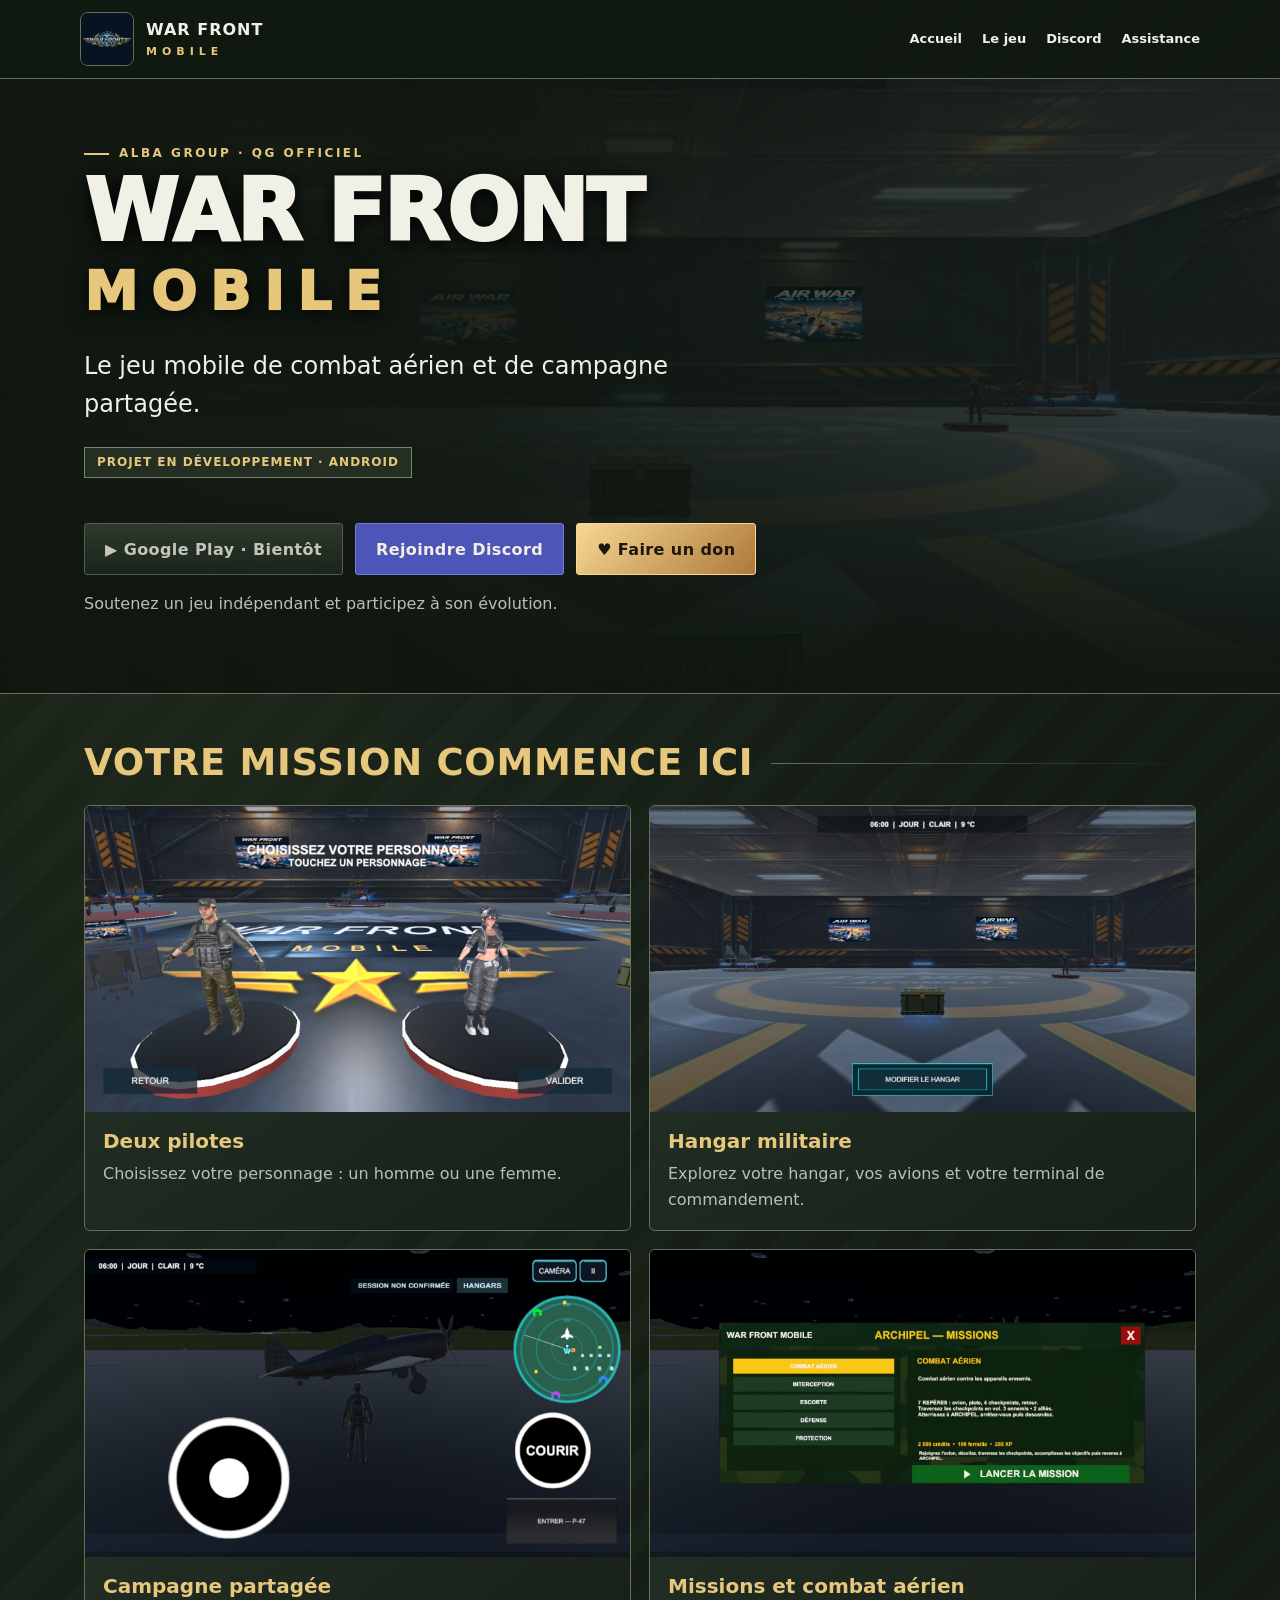
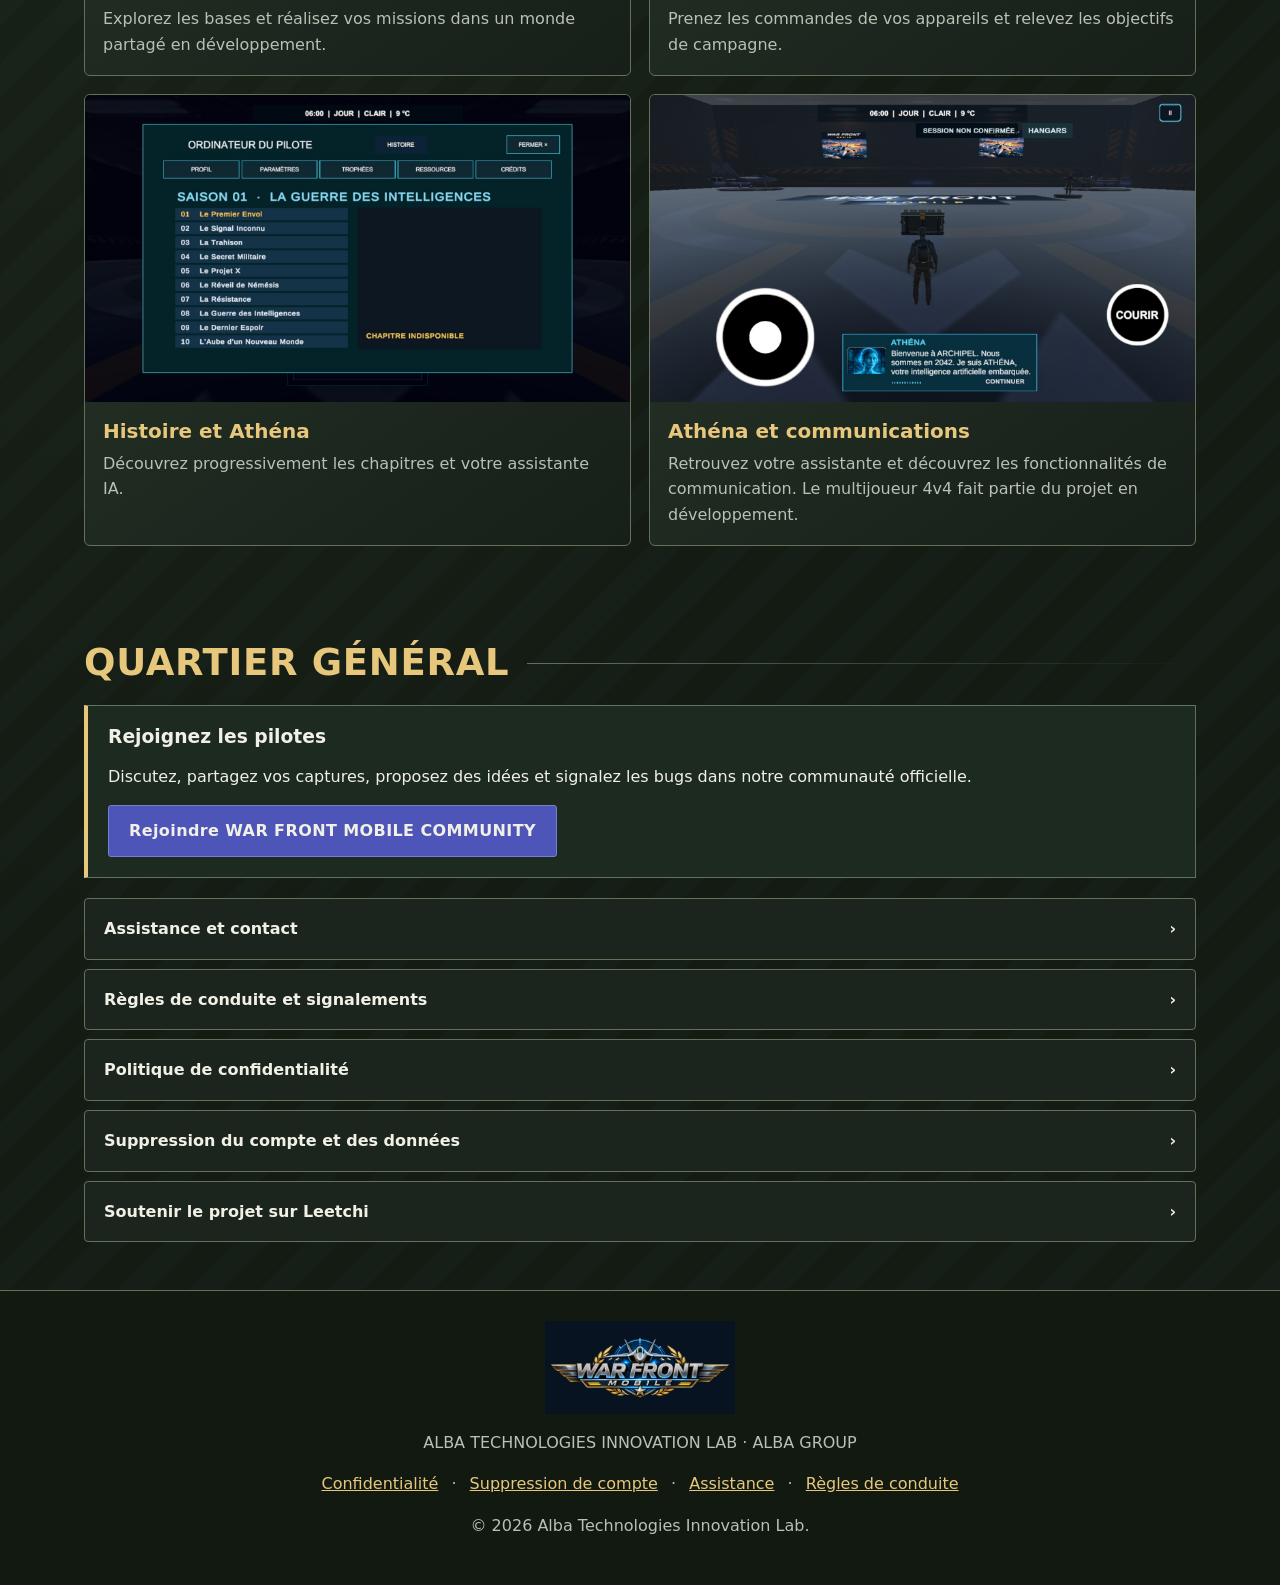
<file: index.html>
<!doctype html><html lang="fr"><head><meta charset="utf-8"><meta name="viewport" content="width=device-width,initial-scale=1"><meta name="description" content="Jeu Android de combat aérien et de campagne partagée. Rejoignez la communauté WAR FRONT MOBILE."><meta name="theme-color" content="#111911"><title>Site officiel | WAR FRONT MOBILE</title><link rel="icon" href="assets/logo.png"><link rel="stylesheet" href="style.css"></head><body><header><div class="nav"><a class="brand" href="index.html"><img src="assets/logo.png" alt=""><span>WAR FRONT<small>MOBILE</small></span></a><button class="menu btn" type="button" aria-label="Ouvrir le menu" aria-expanded="false" aria-controls="navigation">☰</button><nav id="navigation"><a href="index.html">Accueil</a><a href="index.html#jeu">Le jeu</a><a href="https://discord.gg/5fdsJhzPr">Discord</a><a href="assistance.html">Assistance</a></nav></div></header><main><section class="hero"><div class="hero-inner"><div class="eyebrow">ALBA GROUP · QG OFFICIEL</div><h1>WAR FRONT <span>MOBILE</span></h1><p class="lead">Le jeu mobile de combat aérien et de campagne partagée.</p><div class="status">PROJET EN DÉVELOPPEMENT · ANDROID</div><div class="actions"><span class="btn disabled" aria-disabled="true">▶ Google Play · Bientôt</span><a class="btn discord" href="https://discord.gg/5fdsJhzPr">Rejoindre Discord</a><a class="btn gold" href="https://www.leetchi.com/c/createursia-memes-droits-memes-protections-2096579?utm_source=native&amp;utm_medium=social_sharing&amp;utm_campaign=pot&amp;u=ad439983-7a28-4d28-8745-019f2b9d7f7c">♥ Faire un don</a></div><p class="muted">Soutenez un jeu indépendant et participez à son évolution.</p></div></section><section class="wrap" id="jeu"><div class="section-head"><h2>Votre mission commence ici</h2></div><div class="grid"><article class="feature"><img src="assets/personnages.jpg" alt="Capture du jeu : Deux pilotes" loading="lazy"><div class="body"><h3>Deux pilotes</h3><p>Choisissez votre personnage : un homme ou une femme.</p></div></article><article class="feature"><img src="assets/hangar.jpg" alt="Capture du jeu : Hangar militaire" loading="lazy"><div class="body"><h3>Hangar militaire</h3><p>Explorez votre hangar, vos avions et votre terminal de commandement.</p></div></article><article class="feature"><img src="assets/campagne.jpg" alt="Capture du jeu : Campagne partagée" loading="lazy"><div class="body"><h3>Campagne partagée</h3><p>Explorez les bases et réalisez vos missions dans un monde partagé en développement.</p></div></article><article class="feature"><img src="assets/missions.jpg" alt="Capture du jeu : Missions et combat aérien" loading="lazy"><div class="body"><h3>Missions et combat aérien</h3><p>Prenez les commandes de vos appareils et relevez les objectifs de campagne.</p></div></article><article class="feature"><img src="assets/histoire.jpg" alt="Capture du jeu : Histoire et Athéna" loading="lazy"><div class="body"><h3>Histoire et Athéna</h3><p>Découvrez progressivement les chapitres et votre assistante IA.</p></div></article><article class="feature"><img src="assets/athena.jpg" alt="Capture du jeu : Athéna" loading="lazy"><div class="body"><h3>Athéna et communications</h3><p>Retrouvez votre assistante et découvrez les fonctionnalités de communication. Le multijoueur 4v4 fait partie du projet en développement.</p></div></article></div></section><section class="wrap"><div class="section-head"><h2>Quartier général</h2></div><div class="callout"><h3>Rejoignez les pilotes</h3><p>Discutez, partagez vos captures, proposez des idées et signalez les bugs dans notre communauté officielle.</p><a class="btn discord" href="https://discord.gg/5fdsJhzPr">Rejoindre WAR FRONT MOBILE COMMUNITY</a></div><div class="links"><a href="assistance.html">Assistance et contact <span>›</span></a><a href="reglement.html">Règles de conduite et signalements <span>›</span></a><a href="confidentialite.html">Politique de confidentialité <span>›</span></a><a href="suppression-compte.html">Suppression du compte et des données <span>›</span></a><a href="https://www.leetchi.com/c/createursia-memes-droits-memes-protections-2096579?utm_source=native&amp;utm_medium=social_sharing&amp;utm_campaign=pot&amp;u=ad439983-7a28-4d28-8745-019f2b9d7f7c">Soutenir le projet sur Leetchi <span>›</span></a></div></section></main><footer><img src="assets/embleme.png" alt="WAR FRONT MOBILE"><p>ALBA TECHNOLOGIES INNOVATION LAB · ALBA GROUP</p><p><a href="confidentialite.html">Confidentialité</a> · <a href="suppression-compte.html">Suppression de compte</a> · <a href="assistance.html">Assistance</a> · <a href="reglement.html">Règles de conduite</a></p><p>© 2026 Alba Technologies Innovation Lab.</p></footer><script>const m=document.querySelector('.menu'),n=document.querySelector('nav');m.addEventListener('click',()=>{const v=n.classList.toggle('open');m.setAttribute('aria-expanded',v)});n.querySelectorAll('a').forEach(a=>a.addEventListener('click',()=>{n.classList.remove('open');m.setAttribute('aria-expanded','false')}));</script></body></html>
</file>
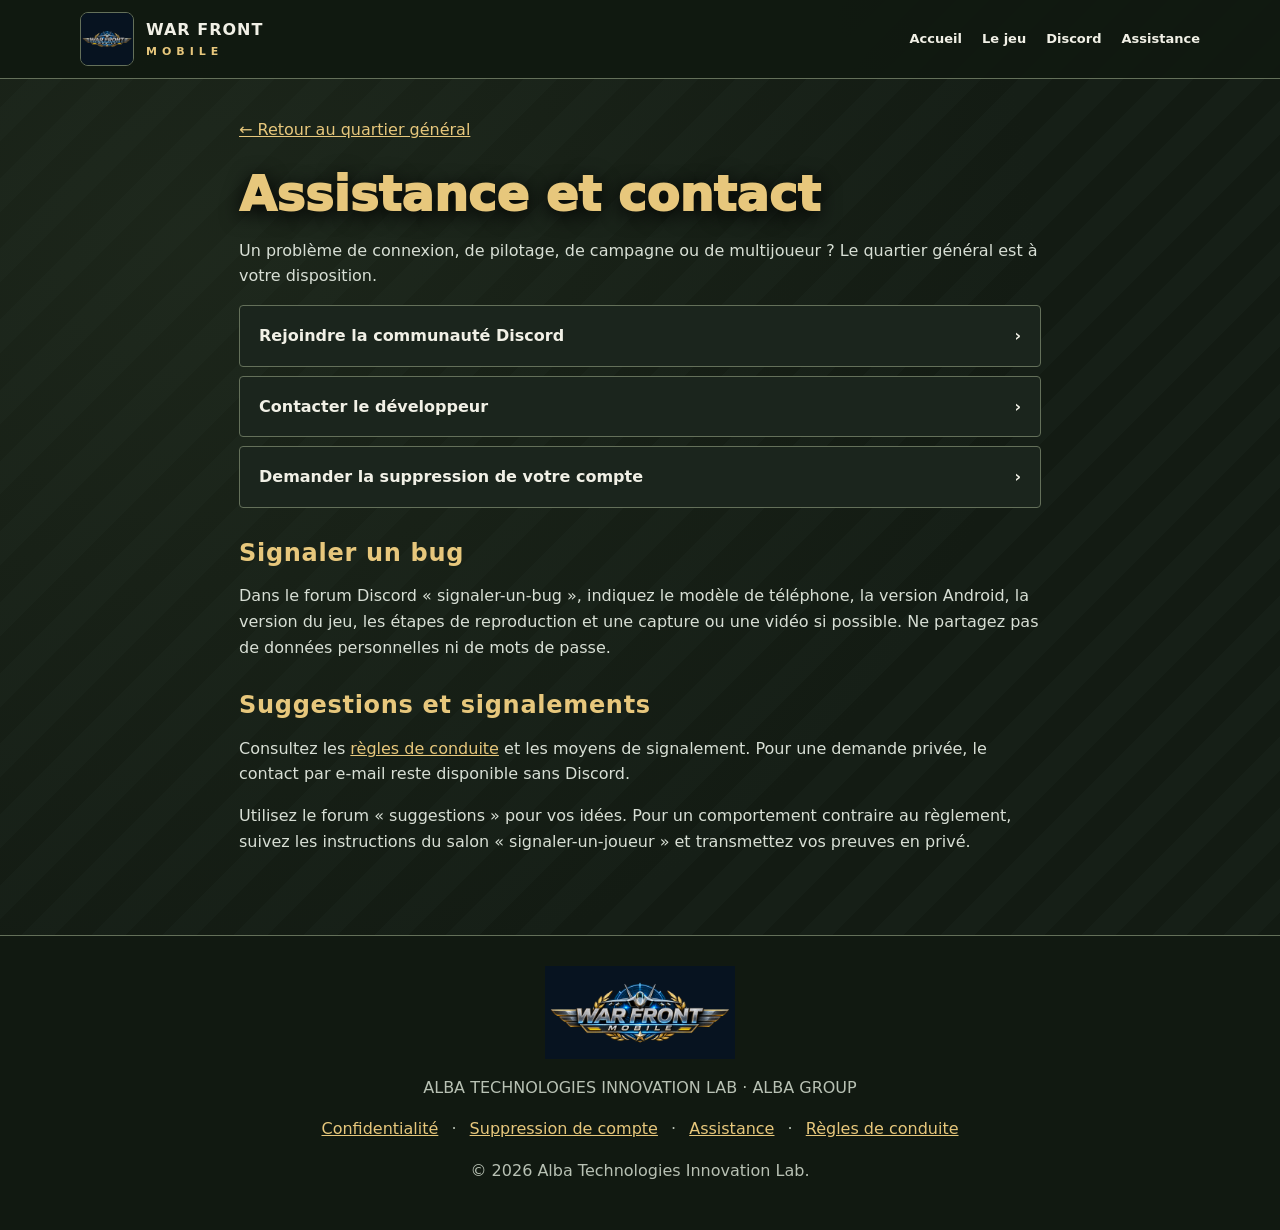
<file: assistance.html>
<!doctype html><html lang="fr"><head><meta charset="utf-8"><meta name="viewport" content="width=device-width,initial-scale=1"><meta name="description" content="Assistance et contact – WAR FRONT MOBILE"><meta name="theme-color" content="#111911"><title>Assistance et contact | WAR FRONT MOBILE</title><link rel="icon" href="assets/logo.png"><link rel="stylesheet" href="style.css"></head><body><header><div class="nav"><a class="brand" href="index.html"><img src="assets/logo.png" alt=""><span>WAR FRONT<small>MOBILE</small></span></a><button class="menu btn" type="button" aria-label="Ouvrir le menu" aria-expanded="false" aria-controls="navigation">☰</button><nav id="navigation"><a href="index.html">Accueil</a><a href="index.html#jeu">Le jeu</a><a href="https://discord.gg/5fdsJhzPr">Discord</a><a href="assistance.html">Assistance</a></nav></div></header><main class="legal"><a class="back" href="index.html">← Retour au quartier général</a><h1>Assistance et contact</h1><p>Un problème de connexion, de pilotage, de campagne ou de multijoueur ? Le quartier général est à votre disposition.</p><div class="links"><a href="https://discord.gg/5fdsJhzPr">Rejoindre la communauté Discord <span>›</span></a><a href="mailto:alba.group.dev@gmail.com">Contacter le développeur <span>›</span></a><a href="suppression-compte.html">Demander la suppression de votre compte <span>›</span></a></div><h2>Signaler un bug</h2><p>Dans le forum Discord « signaler-un-bug », indiquez le modèle de téléphone, la version Android, la version du jeu, les étapes de reproduction et une capture ou une vidéo si possible. Ne partagez pas de données personnelles ni de mots de passe.</p><h2>Suggestions et signalements</h2><p>Consultez les <a href="reglement.html">règles de conduite</a> et les moyens de signalement. Pour une demande privée, le contact par e-mail reste disponible sans Discord.</p><p>Utilisez le forum « suggestions » pour vos idées. Pour un comportement contraire au règlement, suivez les instructions du salon « signaler-un-joueur » et transmettez vos preuves en privé.</p></main><footer><img src="assets/embleme.png" alt="WAR FRONT MOBILE"><p>ALBA TECHNOLOGIES INNOVATION LAB · ALBA GROUP</p><p><a href="confidentialite.html">Confidentialité</a> · <a href="suppression-compte.html">Suppression de compte</a> · <a href="assistance.html">Assistance</a> · <a href="reglement.html">Règles de conduite</a></p><p>© 2026 Alba Technologies Innovation Lab.</p></footer><script>const m=document.querySelector('.menu'),n=document.querySelector('nav');m.addEventListener('click',()=>{const v=n.classList.toggle('open');m.setAttribute('aria-expanded',v)});n.querySelectorAll('a').forEach(a=>a.addEventListener('click',()=>{n.classList.remove('open');m.setAttribute('aria-expanded','false')}));</script></body></html>
</file>
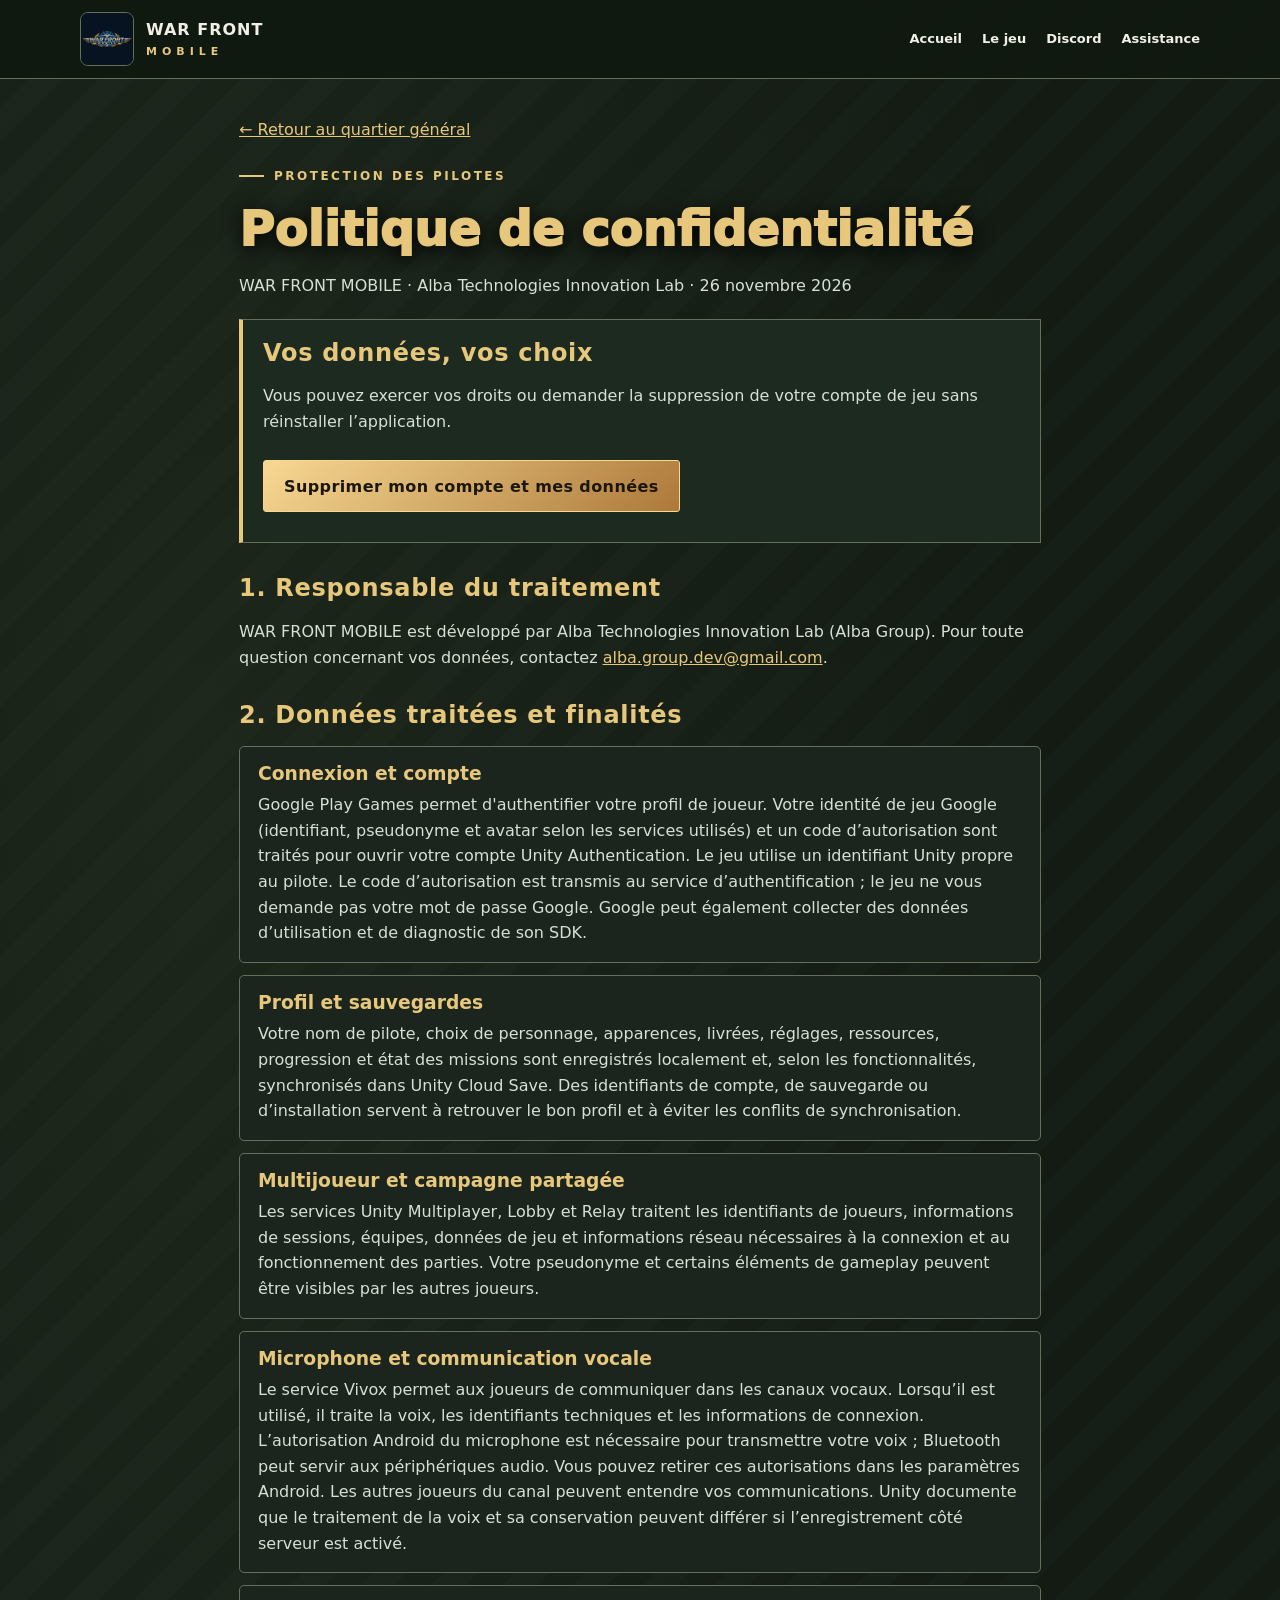
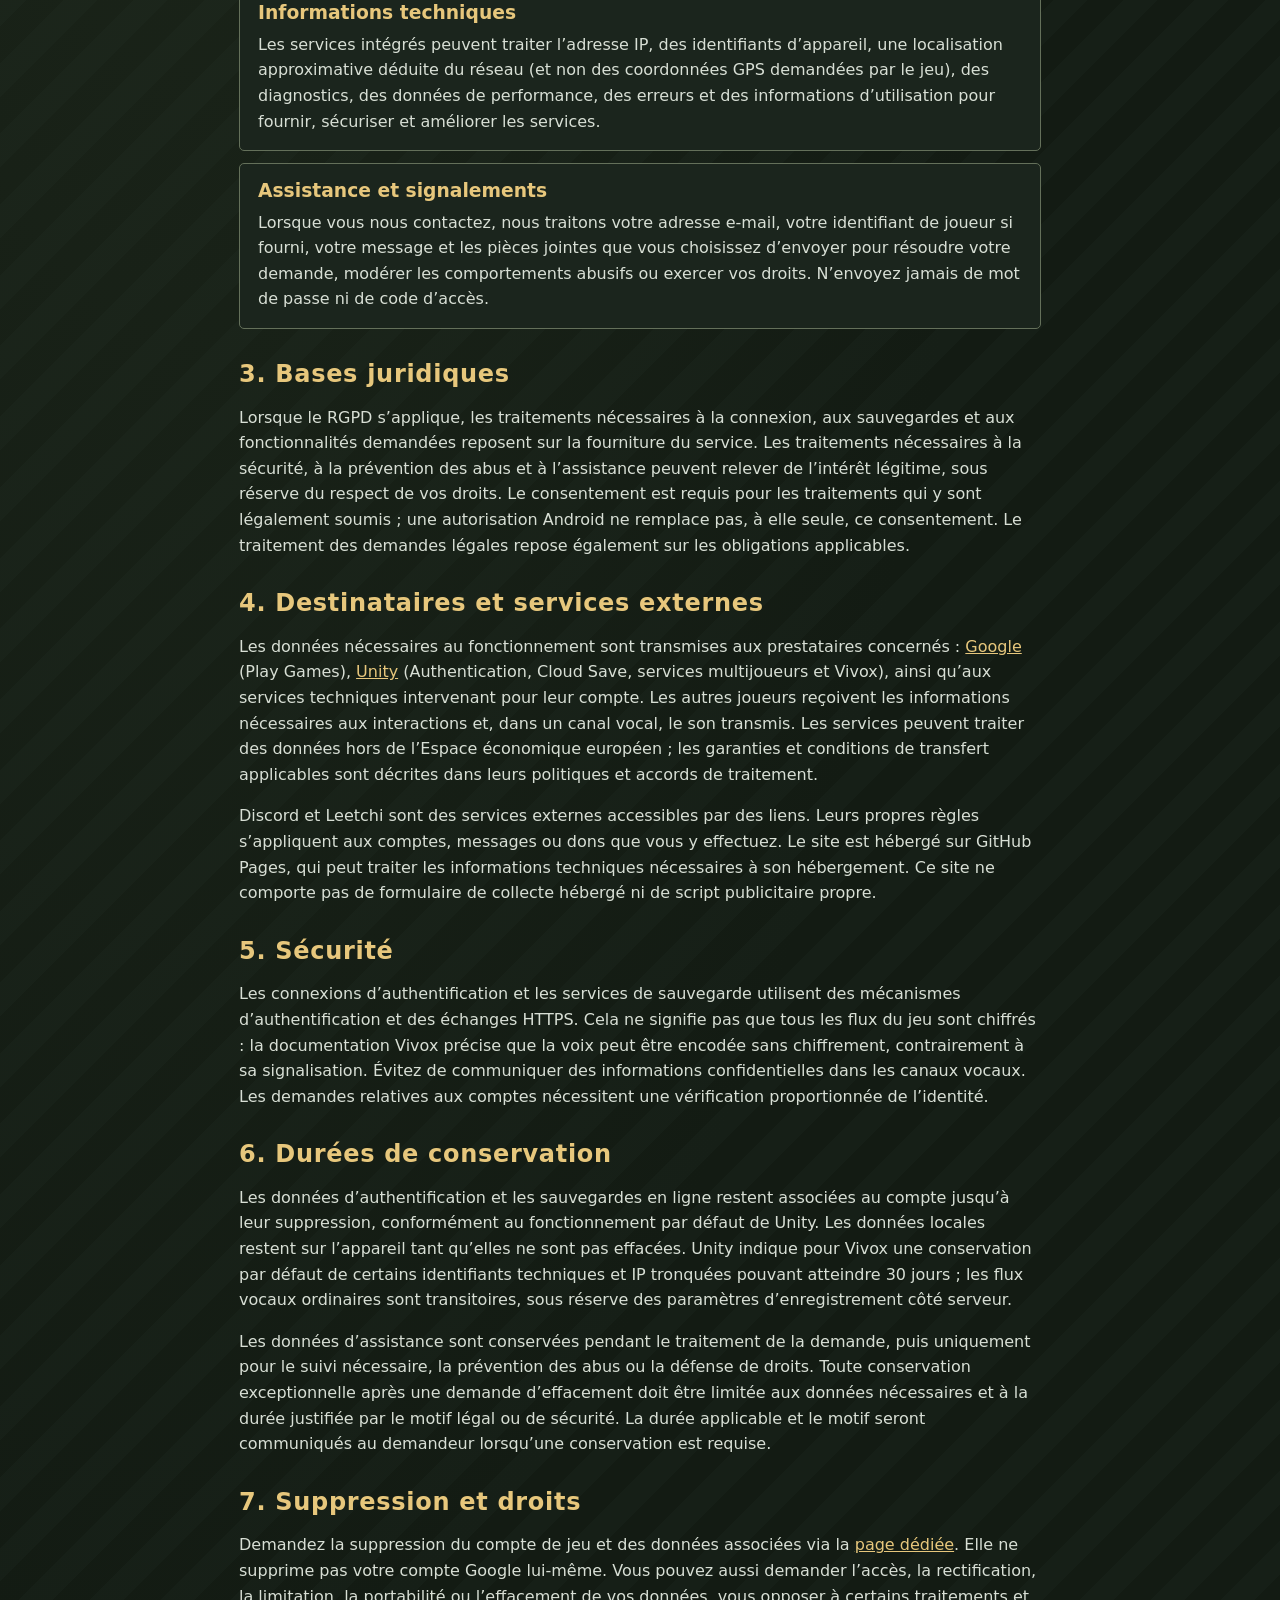
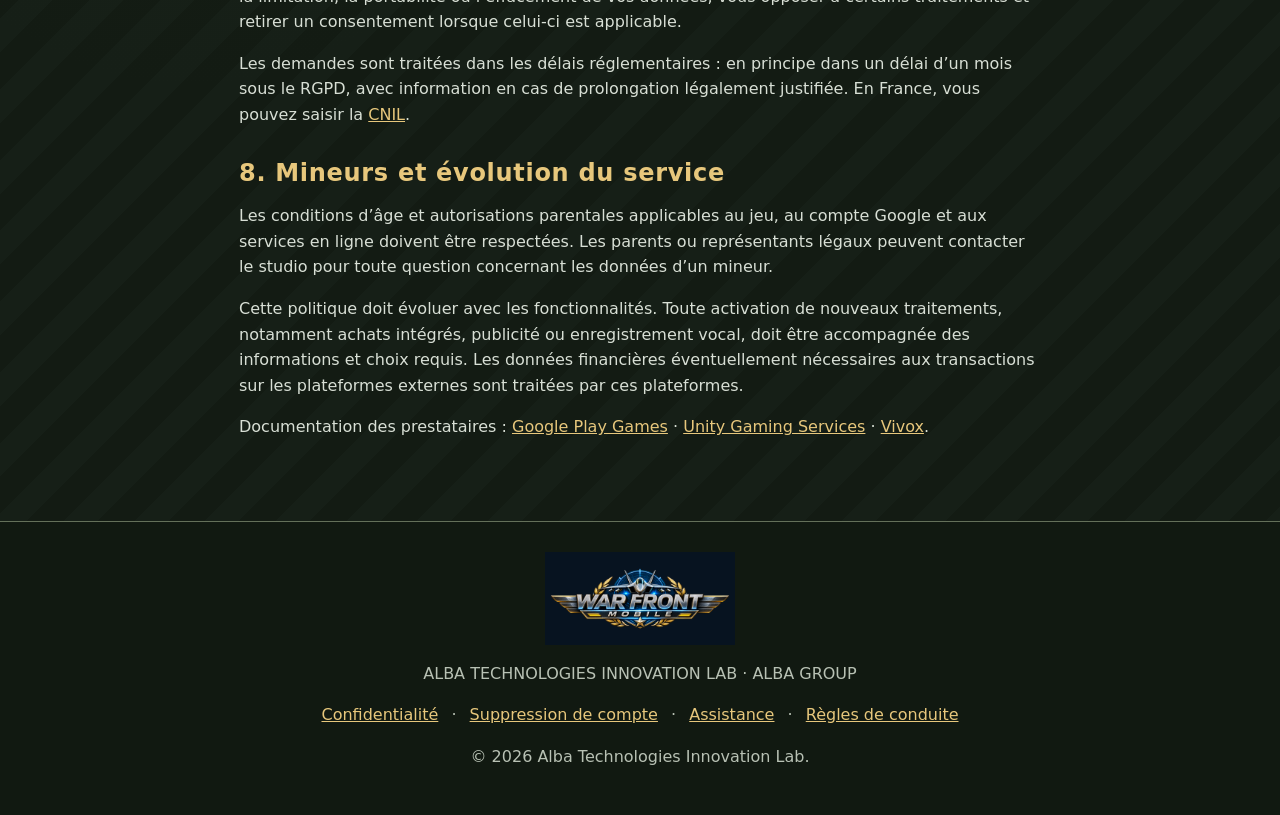
<file: confidentialite.html>
<!doctype html><html lang="fr"><head><meta charset="utf-8"><meta name="viewport" content="width=device-width,initial-scale=1"><meta name="description" content="Politique de confidentialité – WAR FRONT MOBILE"><meta name="theme-color" content="#111911"><title>Politique de confidentialité | WAR FRONT MOBILE</title><link rel="icon" href="assets/logo.png"><link rel="stylesheet" href="style.css"></head><body><header><div class="nav"><a class="brand" href="index.html"><img src="assets/logo.png" alt=""><span>WAR FRONT<small>MOBILE</small></span></a><button class="menu btn" type="button" aria-label="Ouvrir le menu" aria-expanded="false" aria-controls="navigation">☰</button><nav id="navigation"><a href="index.html">Accueil</a><a href="index.html#jeu">Le jeu</a><a href="https://discord.gg/5fdsJhzPr">Discord</a><a href="assistance.html">Assistance</a></nav></div></header><main class="legal"><a class="back" href="index.html">← Retour au quartier général</a><div class="eyebrow">Protection des pilotes</div><h1>Politique de confidentialité</h1><p class="muted">WAR FRONT MOBILE · Alba Technologies Innovation Lab · 26 novembre 2026</p><div class="callout"><h2>Vos données, vos choix</h2><p>Vous pouvez exercer vos droits ou demander la suppression de votre compte de jeu sans réinstaller l’application.</p><a class="btn gold" href="suppression-compte.html">Supprimer mon compte et mes données</a></div><h2>1. Responsable du traitement</h2><p>WAR FRONT MOBILE est développé par Alba Technologies Innovation Lab (Alba Group). Pour toute question concernant vos données, contactez <a href="mailto:alba.group.dev@gmail.com">alba.group.dev@gmail.com</a>.</p><h2>2. Données traitées et finalités</h2><div class="data-list"><article><h3>Connexion et compte</h3><p>Google Play Games permet d'authentifier votre profil de joueur. Votre identité de jeu Google (identifiant, pseudonyme et avatar selon les services utilisés) et un code d’autorisation sont traités pour ouvrir votre compte Unity Authentication. Le jeu utilise un identifiant Unity propre au pilote. Le code d’autorisation est transmis au service d’authentification ; le jeu ne vous demande pas votre mot de passe Google. Google peut également collecter des données d’utilisation et de diagnostic de son SDK.</p></article><article><h3>Profil et sauvegardes</h3><p>Votre nom de pilote, choix de personnage, apparences, livrées, réglages, ressources, progression et état des missions sont enregistrés localement et, selon les fonctionnalités, synchronisés dans Unity Cloud Save. Des identifiants de compte, de sauvegarde ou d’installation servent à retrouver le bon profil et à éviter les conflits de synchronisation.</p></article><article><h3>Multijoueur et campagne partagée</h3><p>Les services Unity Multiplayer, Lobby et Relay traitent les identifiants de joueurs, informations de sessions, équipes, données de jeu et informations réseau nécessaires à la connexion et au fonctionnement des parties. Votre pseudonyme et certains éléments de gameplay peuvent être visibles par les autres joueurs.</p></article><article><h3>Microphone et communication vocale</h3><p>Le service Vivox permet aux joueurs de communiquer dans les canaux vocaux. Lorsqu’il est utilisé, il traite la voix, les identifiants techniques et les informations de connexion. L’autorisation Android du microphone est nécessaire pour transmettre votre voix ; Bluetooth peut servir aux périphériques audio. Vous pouvez retirer ces autorisations dans les paramètres Android. Les autres joueurs du canal peuvent entendre vos communications. Unity documente que le traitement de la voix et sa conservation peuvent différer si l’enregistrement côté serveur est activé.</p></article><article><h3>Informations techniques</h3><p>Les services intégrés peuvent traiter l’adresse IP, des identifiants d’appareil, une localisation approximative déduite du réseau (et non des coordonnées GPS demandées par le jeu), des diagnostics, des données de performance, des erreurs et des informations d’utilisation pour fournir, sécuriser et améliorer les services.</p></article><article><h3>Assistance et signalements</h3><p>Lorsque vous nous contactez, nous traitons votre adresse e-mail, votre identifiant de joueur si fourni, votre message et les pièces jointes que vous choisissez d’envoyer pour résoudre votre demande, modérer les comportements abusifs ou exercer vos droits. N’envoyez jamais de mot de passe ni de code d’accès.</p></article></div><h2>3. Bases juridiques</h2><p>Lorsque le RGPD s’applique, les traitements nécessaires à la connexion, aux sauvegardes et aux fonctionnalités demandées reposent sur la fourniture du service. Les traitements nécessaires à la sécurité, à la prévention des abus et à l’assistance peuvent relever de l’intérêt légitime, sous réserve du respect de vos droits. Le consentement est requis pour les traitements qui y sont légalement soumis ; une autorisation Android ne remplace pas, à elle seule, ce consentement. Le traitement des demandes légales repose également sur les obligations applicables.</p><h2>4. Destinataires et services externes</h2><p>Les données nécessaires au fonctionnement sont transmises aux prestataires concernés : <a href="https://policies.google.com/privacy?hl=fr">Google</a> (Play Games), <a href="https://unity.com/legal/privacy-policy">Unity</a> (Authentication, Cloud Save, services multijoueurs et Vivox), ainsi qu’aux services techniques intervenant pour leur compte. Les autres joueurs reçoivent les informations nécessaires aux interactions et, dans un canal vocal, le son transmis. Les services peuvent traiter des données hors de l’Espace économique européen ; les garanties et conditions de transfert applicables sont décrites dans leurs politiques et accords de traitement.</p><p>Discord et Leetchi sont des services externes accessibles par des liens. Leurs propres règles s’appliquent aux comptes, messages ou dons que vous y effectuez. Le site est hébergé sur GitHub Pages, qui peut traiter les informations techniques nécessaires à son hébergement. Ce site ne comporte pas de formulaire de collecte hébergé ni de script publicitaire propre.</p><h2>5. Sécurité</h2><p>Les connexions d’authentification et les services de sauvegarde utilisent des mécanismes d’authentification et des échanges HTTPS. Cela ne signifie pas que tous les flux du jeu sont chiffrés : la documentation Vivox précise que la voix peut être encodée sans chiffrement, contrairement à sa signalisation. Évitez de communiquer des informations confidentielles dans les canaux vocaux. Les demandes relatives aux comptes nécessitent une vérification proportionnée de l’identité.</p><h2>6. Durées de conservation</h2><p>Les données d’authentification et les sauvegardes en ligne restent associées au compte jusqu’à leur suppression, conformément au fonctionnement par défaut de Unity. Les données locales restent sur l’appareil tant qu’elles ne sont pas effacées. Unity indique pour Vivox une conservation par défaut de certains identifiants techniques et IP tronquées pouvant atteindre 30 jours ; les flux vocaux ordinaires sont transitoires, sous réserve des paramètres d’enregistrement côté serveur.</p><p>Les données d’assistance sont conservées pendant le traitement de la demande, puis uniquement pour le suivi nécessaire, la prévention des abus ou la défense de droits. Toute conservation exceptionnelle après une demande d’effacement doit être limitée aux données nécessaires et à la durée justifiée par le motif légal ou de sécurité. La durée applicable et le motif seront communiqués au demandeur lorsqu’une conservation est requise.</p><h2>7. Suppression et droits</h2><p>Demandez la suppression du compte de jeu et des données associées via la <a href="suppression-compte.html">page dédiée</a>. Elle ne supprime pas votre compte Google lui-même. Vous pouvez aussi demander l’accès, la rectification, la limitation, la portabilité ou l’effacement de vos données, vous opposer à certains traitements et retirer un consentement lorsque celui-ci est applicable.</p><p>Les demandes sont traitées dans les délais réglementaires : en principe dans un délai d’un mois sous le RGPD, avec information en cas de prolongation légalement justifiée. En France, vous pouvez saisir la <a href="https://www.cnil.fr/">CNIL</a>.</p><h2>8. Mineurs et évolution du service</h2><p>Les conditions d’âge et autorisations parentales applicables au jeu, au compte Google et aux services en ligne doivent être respectées. Les parents ou représentants légaux peuvent contacter le studio pour toute question concernant les données d’un mineur.</p><p>Cette politique doit évoluer avec les fonctionnalités. Toute activation de nouveaux traitements, notamment achats intégrés, publicité ou enregistrement vocal, doit être accompagnée des informations et choix requis. Les données financières éventuellement nécessaires aux transactions sur les plateformes externes sont traitées par ces plateformes.</p><p class="muted">Documentation des prestataires : <a href="https://developer.android.com/games/pgs/data-collection">Google Play Games</a> · <a href="https://docs.unity.com/en-us/services/data-safety-requirements">Unity Gaming Services</a> · <a href="https://docs.unity.com/en-us/vivox/privacy/privacy-overview">Vivox</a>.</p></main><footer><img src="assets/embleme.png" alt="WAR FRONT MOBILE"><p>ALBA TECHNOLOGIES INNOVATION LAB · ALBA GROUP</p><p><a href="confidentialite.html">Confidentialité</a> · <a href="suppression-compte.html">Suppression de compte</a> · <a href="assistance.html">Assistance</a> · <a href="reglement.html">Règles de conduite</a></p><p>© 2026 Alba Technologies Innovation Lab.</p></footer><script>const m=document.querySelector('.menu'),n=document.querySelector('nav');m.addEventListener('click',()=>{const v=n.classList.toggle('open');m.setAttribute('aria-expanded',v)});n.querySelectorAll('a').forEach(a=>a.addEventListener('click',()=>{n.classList.remove('open');m.setAttribute('aria-expanded','false')}));</script></body></html>
</file>
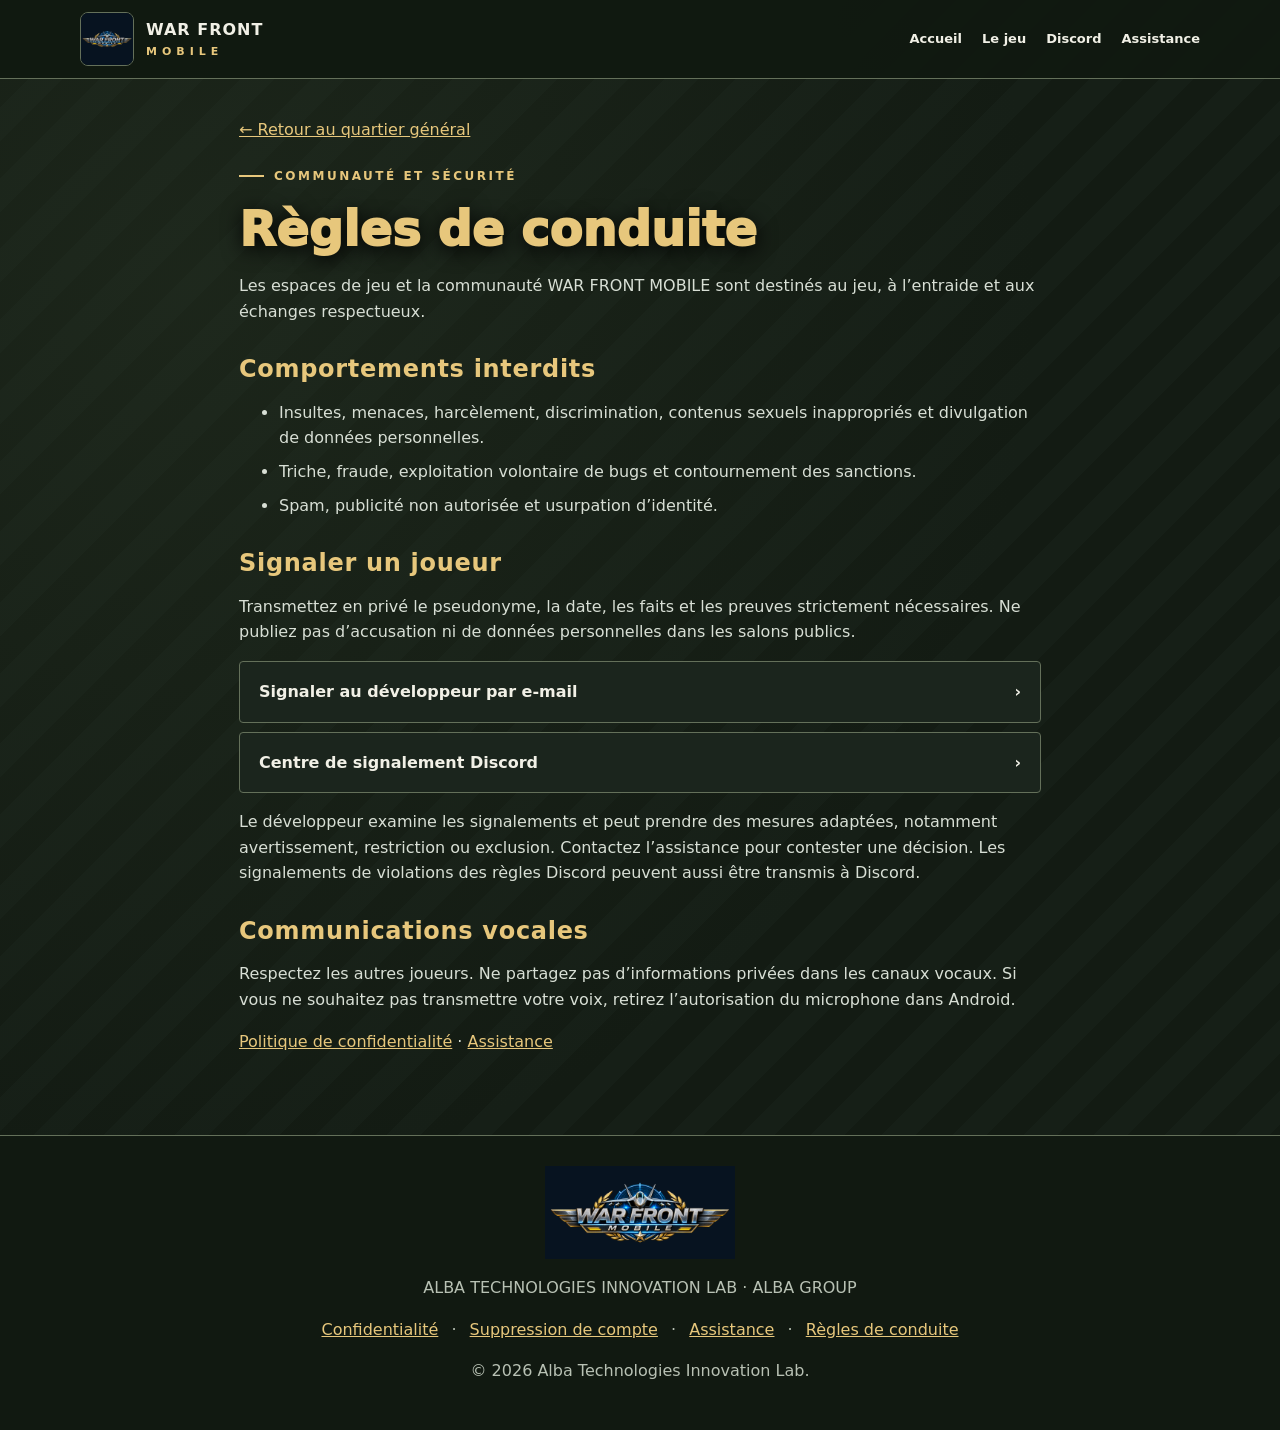
<file: reglement.html>
<!doctype html><html lang="fr"><head><meta charset="utf-8"><meta name="viewport" content="width=device-width,initial-scale=1"><meta name="description" content="Règles de conduite – WAR FRONT MOBILE"><meta name="theme-color" content="#111911"><title>Règles de conduite | WAR FRONT MOBILE</title><link rel="icon" href="assets/logo.png"><link rel="stylesheet" href="style.css"></head><body><header><div class="nav"><a class="brand" href="index.html"><img src="assets/logo.png" alt=""><span>WAR FRONT<small>MOBILE</small></span></a><button class="menu btn" type="button" aria-label="Ouvrir le menu" aria-expanded="false" aria-controls="navigation">☰</button><nav id="navigation"><a href="index.html">Accueil</a><a href="index.html#jeu">Le jeu</a><a href="https://discord.gg/5fdsJhzPr">Discord</a><a href="assistance.html">Assistance</a></nav></div></header><main class="legal"><a class="back" href="index.html">← Retour au quartier général</a><div class="eyebrow">Communauté et sécurité</div><h1>Règles de conduite</h1><p>Les espaces de jeu et la communauté WAR FRONT MOBILE sont destinés au jeu, à l’entraide et aux échanges respectueux.</p><h2>Comportements interdits</h2><ul><li>Insultes, menaces, harcèlement, discrimination, contenus sexuels inappropriés et divulgation de données personnelles.</li><li>Triche, fraude, exploitation volontaire de bugs et contournement des sanctions.</li><li>Spam, publicité non autorisée et usurpation d’identité.</li></ul><h2>Signaler un joueur</h2><p>Transmettez en privé le pseudonyme, la date, les faits et les preuves strictement nécessaires. Ne publiez pas d’accusation ni de données personnelles dans les salons publics.</p><div class="links"><a href="mailto:alba.group.dev@gmail.com?subject=Signalement%20joueur%20WAR%20FRONT%20MOBILE">Signaler au développeur par e-mail <span>›</span></a><a href="https://discord.gg/5fdsJhzPr">Centre de signalement Discord <span>›</span></a></div><p>Le développeur examine les signalements et peut prendre des mesures adaptées, notamment avertissement, restriction ou exclusion. Contactez l’assistance pour contester une décision. Les signalements de violations des règles Discord peuvent aussi être transmis à Discord.</p><h2>Communications vocales</h2><p>Respectez les autres joueurs. Ne partagez pas d’informations privées dans les canaux vocaux. Si vous ne souhaitez pas transmettre votre voix, retirez l’autorisation du microphone dans Android.</p><p><a href="confidentialite.html">Politique de confidentialité</a> · <a href="assistance.html">Assistance</a></p></main><footer><img src="assets/embleme.png" alt="WAR FRONT MOBILE"><p>ALBA TECHNOLOGIES INNOVATION LAB · ALBA GROUP</p><p><a href="confidentialite.html">Confidentialité</a> · <a href="suppression-compte.html">Suppression de compte</a> · <a href="assistance.html">Assistance</a> · <a href="reglement.html">Règles de conduite</a></p><p>© 2026 Alba Technologies Innovation Lab.</p></footer><script>const m=document.querySelector('.menu'),n=document.querySelector('nav');m.addEventListener('click',()=>{const v=n.classList.toggle('open');m.setAttribute('aria-expanded',v)});n.querySelectorAll('a').forEach(a=>a.addEventListener('click',()=>{n.classList.remove('open');m.setAttribute('aria-expanded','false')}));</script></body></html>
</file>
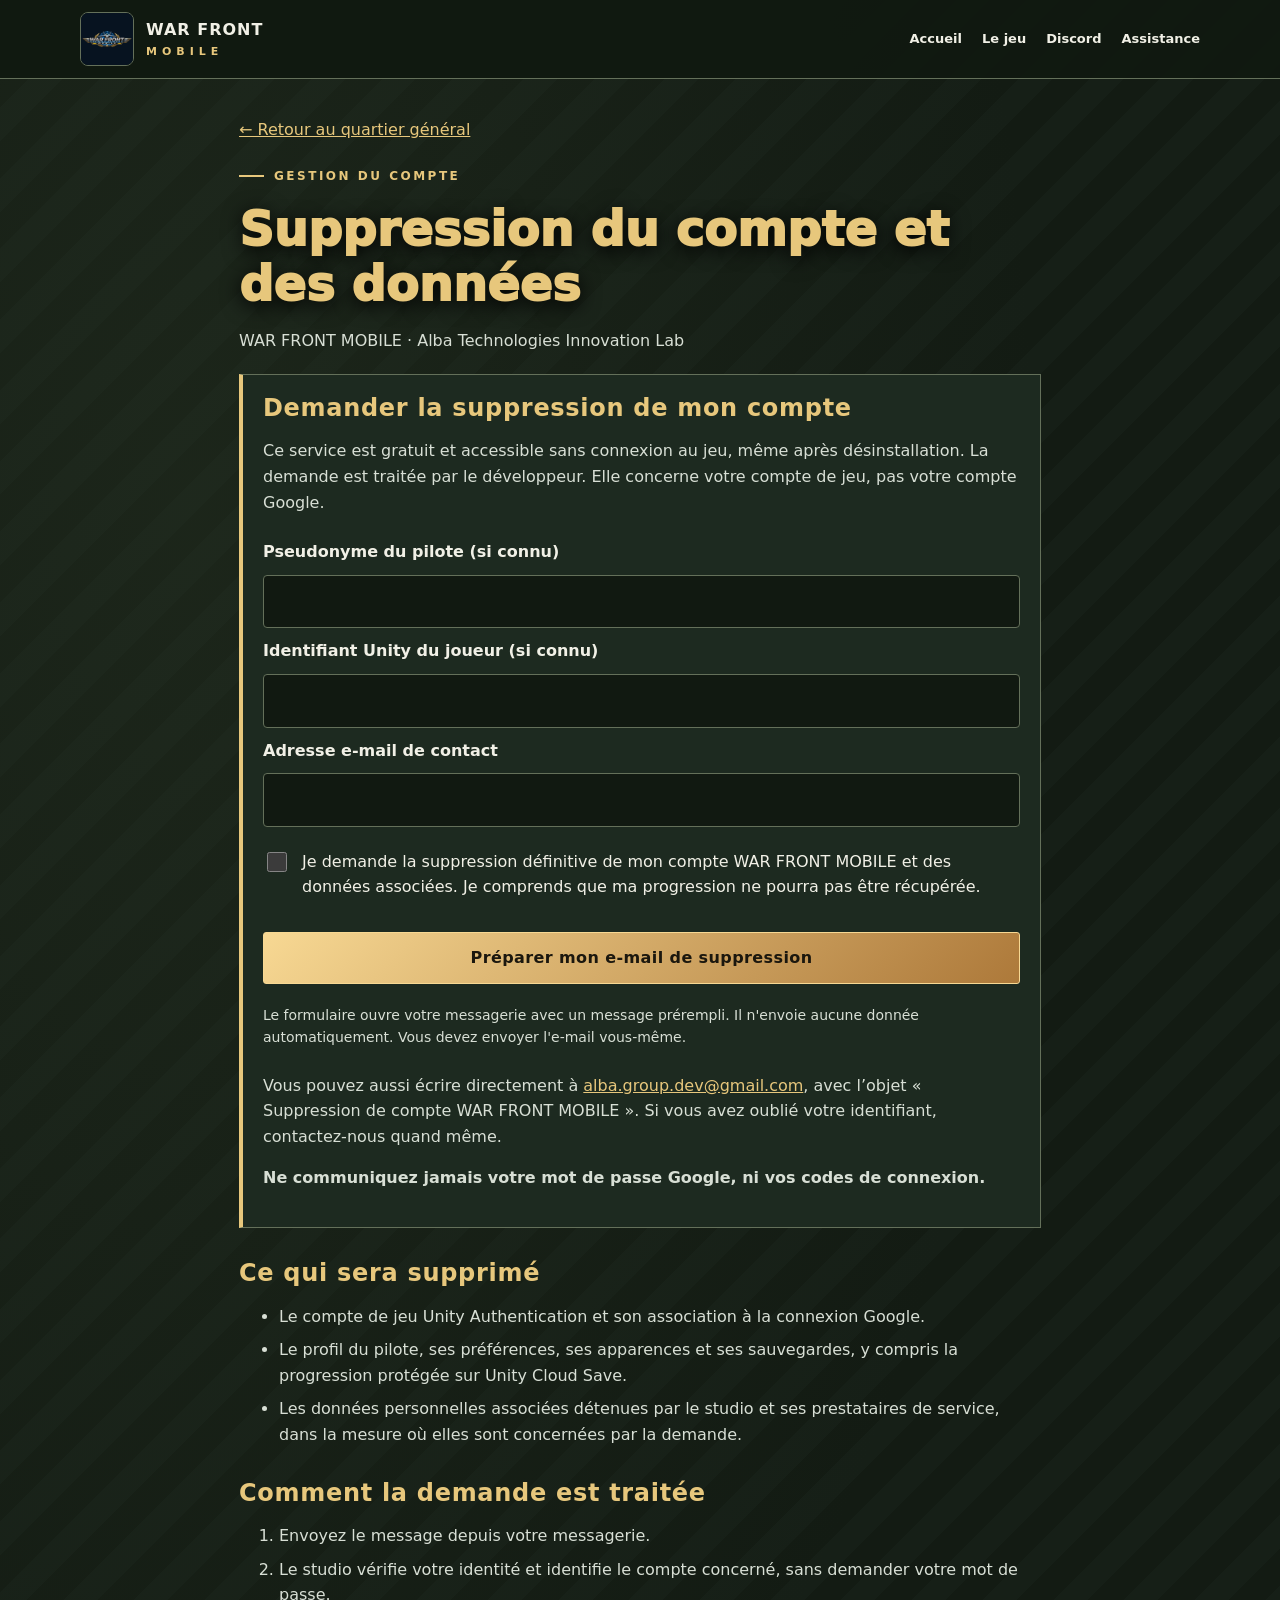
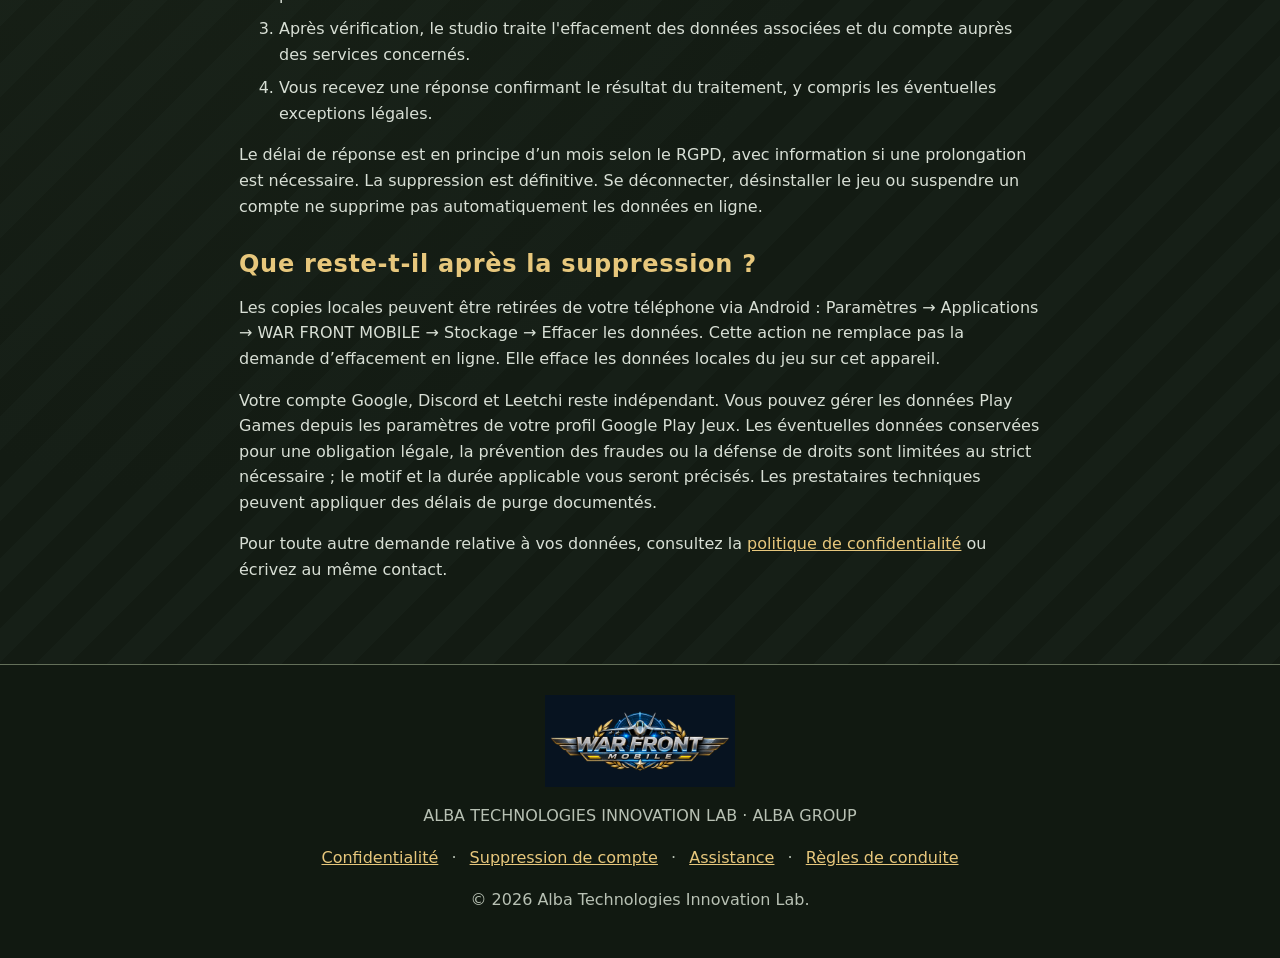
<file: suppression-compte.html>
<!doctype html><html lang="fr"><head><meta charset="utf-8"><meta name="viewport" content="width=device-width,initial-scale=1"><meta name="description" content="Suppression du compte et des données – WAR FRONT MOBILE"><meta name="theme-color" content="#111911"><title>Suppression du compte et des données | WAR FRONT MOBILE</title><link rel="icon" href="assets/logo.png"><link rel="stylesheet" href="style.css"></head><body><header><div class="nav"><a class="brand" href="index.html"><img src="assets/logo.png" alt=""><span>WAR FRONT<small>MOBILE</small></span></a><button class="menu btn" type="button" aria-label="Ouvrir le menu" aria-expanded="false" aria-controls="navigation">☰</button><nav id="navigation"><a href="index.html">Accueil</a><a href="index.html#jeu">Le jeu</a><a href="https://discord.gg/5fdsJhzPr">Discord</a><a href="assistance.html">Assistance</a></nav></div></header><main class="legal"><a class="back" href="index.html">← Retour au quartier général</a><div class="eyebrow">Gestion du compte</div><h1>Suppression du compte et des données</h1><p>WAR FRONT MOBILE · Alba Technologies Innovation Lab</p><div class="callout"><h2>Demander la suppression de mon compte</h2><p>Ce service est gratuit et accessible sans connexion au jeu, même après désinstallation. La demande est traitée par le développeur. Elle concerne votre compte de jeu, pas votre compte Google.</p><form id="delete-form" class="request-form"><label for="pilot">Pseudonyme du pilote (si connu)</label><input id="pilot" name="pilot" maxlength="100" autocomplete="off"><label for="pid">Identifiant Unity du joueur (si connu)</label><input id="pid" name="pid" maxlength="150" autocomplete="off"><label for="email">Adresse e-mail de contact</label><input id="email" type="email" name="email" required autocomplete="email"><label class="checkline"><input id="confirm" type="checkbox" required> Je demande la suppression définitive de mon compte WAR FRONT MOBILE et des données associées. Je comprends que ma progression ne pourra pas être récupérée.</label><button class="btn gold" type="submit">Préparer mon e-mail de suppression</button><p class="muted" id="request-status" role="status">Le formulaire ouvre votre messagerie avec un message prérempli. Il n'envoie aucune donnée automatiquement. Vous devez envoyer l'e-mail vous-même.</p></form><p>Vous pouvez aussi écrire directement à <a href="mailto:alba.group.dev@gmail.com?subject=Suppression%20de%20compte%20WAR%20FRONT%20MOBILE">alba.group.dev@gmail.com</a>, avec l’objet « Suppression de compte WAR FRONT MOBILE ». Si vous avez oublié votre identifiant, contactez-nous quand même.</p><p><strong>Ne communiquez jamais votre mot de passe Google, ni vos codes de connexion.</strong></p></div><h2>Ce qui sera supprimé</h2><ul><li>Le compte de jeu Unity Authentication et son association à la connexion Google.</li><li>Le profil du pilote, ses préférences, ses apparences et ses sauvegardes, y compris la progression protégée sur Unity Cloud Save.</li><li>Les données personnelles associées détenues par le studio et ses prestataires de service, dans la mesure où elles sont concernées par la demande.</li></ul><h2>Comment la demande est traitée</h2><ol><li>Envoyez le message depuis votre messagerie.</li><li>Le studio vérifie votre identité et identifie le compte concerné, sans demander votre mot de passe.</li><li>Après vérification, le studio traite l'effacement des données associées et du compte auprès des services concernés.</li><li>Vous recevez une réponse confirmant le résultat du traitement, y compris les éventuelles exceptions légales.</li></ol><p>Le délai de réponse est en principe d’un mois selon le RGPD, avec information si une prolongation est nécessaire. La suppression est définitive. Se déconnecter, désinstaller le jeu ou suspendre un compte ne supprime pas automatiquement les données en ligne.</p><h2>Que reste-t-il après la suppression ?</h2><p>Les copies locales peuvent être retirées de votre téléphone via Android : Paramètres → Applications → WAR FRONT MOBILE → Stockage → Effacer les données. Cette action ne remplace pas la demande d’effacement en ligne. Elle efface les données locales du jeu sur cet appareil.</p><p>Votre compte Google, Discord et Leetchi reste indépendant. Vous pouvez gérer les données Play Games depuis les paramètres de votre profil Google Play Jeux. Les éventuelles données conservées pour une obligation légale, la prévention des fraudes ou la défense de droits sont limitées au strict nécessaire ; le motif et la durée applicable vous seront précisés. Les prestataires techniques peuvent appliquer des délais de purge documentés.</p><p>Pour toute autre demande relative à vos données, consultez la <a href="confidentialite.html">politique de confidentialité</a> ou écrivez au même contact.</p><script>document.getElementById('delete-form').addEventListener('submit',function(e){e.preventDefault();const p=document.getElementById('pilot').value.trim(),i=document.getElementById('pid').value.trim(),mail=document.getElementById('email').value.trim();const body=['Bonjour,','Je demande la suppression définitive de mon compte WAR FRONT MOBILE et de toutes les données associées.','Pseudonyme : '+(p||'Inconnu'),'Identifiant Unity : '+(i||'Inconnu'),'Contact : '+mail,'Je comprends que ma progression sera perdue.','Merci de me confirmer le traitement de ma demande.'].join('\n');document.getElementById('request-status').textContent='Votre messagerie va s’ouvrir. Envoyez le message pour transmettre la demande. Si rien ne s’ouvre, utilisez directement l’adresse e-mail indiquée ci-dessous.';window.location.href='mailto:alba.group.dev@gmail.com?subject='+encodeURIComponent('Suppression de compte WAR FRONT MOBILE')+'&body='+encodeURIComponent(body);});</script></main><footer><img src="assets/embleme.png" alt="WAR FRONT MOBILE"><p>ALBA TECHNOLOGIES INNOVATION LAB · ALBA GROUP</p><p><a href="confidentialite.html">Confidentialité</a> · <a href="suppression-compte.html">Suppression de compte</a> · <a href="assistance.html">Assistance</a> · <a href="reglement.html">Règles de conduite</a></p><p>© 2026 Alba Technologies Innovation Lab.</p></footer><script>const m=document.querySelector('.menu'),n=document.querySelector('nav');m.addEventListener('click',()=>{const v=n.classList.toggle('open');m.setAttribute('aria-expanded',v)});n.querySelectorAll('a').forEach(a=>a.addEventListener('click',()=>{n.classList.remove('open');m.setAttribute('aria-expanded','false')}));</script></body></html>
</file>
<file: style.css>
:root{color-scheme:dark;--bg:#101710;--panel:#1b251d;--text:#f1f0e6;--muted:#b8c1b4;--gold:#e7c77c;--edge:#64705a;--orange:#f5a34b}*{box-sizing:border-box}html{scroll-behavior:smooth}body{margin:0;font:16px/1.6 system-ui,Segoe UI,sans-serif;background:radial-gradient(ellipse at 15% 20%,#303d2a50,transparent 55%),repeating-linear-gradient(135deg,#131b13 0 26px,#161f17 26px 50px);color:var(--text)}a{color:var(--gold)}a:focus-visible,button:focus-visible,summary:focus-visible{outline:3px solid var(--gold);outline-offset:4px}img{max-width:100%;display:block}header{border-bottom:1px solid var(--edge);background:#111911ee;position:sticky;top:0;z-index:10}.nav{max-width:1160px;margin:auto;padding:12px 20px;display:flex;align-items:center;justify-content:space-between;gap:18px}.brand{display:flex;align-items:center;gap:12px;text-decoration:none;font-weight:900;letter-spacing:1px;color:var(--text)}.brand img{width:54px;height:54px;border:1px solid #64705a;border-radius:8px}.brand small{display:block;font-size:11px;letter-spacing:5px;color:var(--gold)}nav{display:flex;gap:20px;align-items:center}nav a{font-weight:700;font-size:13px;text-decoration:none;color:var(--text)}.menu{display:none}.hero{min-height:540px;position:relative;display:flex;align-items:center;isolation:isolate;overflow:hidden;border-bottom:1px solid var(--edge);background:#111911}.hero:before{content:"";position:absolute;inset:0;z-index:-2;background:url(assets/hangar.jpg) center/cover no-repeat;opacity:.60}.hero:after{content:"";position:absolute;inset:0;z-index:-1;background:linear-gradient(90deg,#101710fa 0%,#101710d9 38%,#10171035 90%),linear-gradient(0deg,#101710 0%,transparent 50%)}.hero-inner{width:min(1160px,100%);margin:auto;padding:65px 24px 60px}.eyebrow{text-transform:uppercase;font-size:12px;font-weight:800;letter-spacing:2.5px;color:var(--gold);display:flex;gap:10px;align-items:center}.eyebrow:before{content:"";width:25px;height:2px;background:var(--gold)}h1,h2,h3{line-height:1.15;margin:0 0 16px}h1{font-size:clamp(42px,8vw,85px);font-weight:950;letter-spacing:-2px;text-transform:uppercase;text-shadow:0 4px 20px #000}h1 span{display:block;color:var(--gold);font-size:.63em;letter-spacing:.25em}.lead{font-size:clamp(18px,2.5vw,24px);max-width:600px;color:var(--text)}.muted{color:var(--muted)}.actions{display:flex;flex-wrap:wrap;gap:12px;margin:25px 0 15px}.btn{display:inline-flex;justify-content:center;align-items:center;gap:10px;min-height:52px;padding:12px 20px;text-decoration:none;font-weight:800;letter-spacing:.4px;border:1px solid var(--edge);background:linear-gradient(#354234,#1d281e);color:var(--text);border-radius:3px}.btn.gold{background:linear-gradient(135deg,#f7d893,#ad793a);color:#1b170e;border-color:#f7d893}.btn.discord{background:#4d56b8;border-color:#777fd4}.btn.disabled{opacity:.8;cursor:default}.wrap{max-width:1160px;margin:auto;padding:48px 24px}.section-head{display:flex;align-items:center;gap:18px;margin:0 0 20px}.section-head:after{content:"";height:1px;background:linear-gradient(90deg,var(--edge),transparent);flex:1}h2{font-size:clamp(25px,4vw,37px);text-transform:uppercase;letter-spacing:.7px;color:var(--gold)}.section-head h2{margin:0}.grid{display:grid;grid-template-columns:repeat(2,minmax(0,1fr));gap:18px}.feature{background:linear-gradient(145deg,#28352a,#161f18);border:1px solid var(--edge);overflow:hidden;border-radius:6px}.feature img{width:100%;aspect-ratio:16/9;object-fit:cover}.feature .body{padding:18px}.feature h3{color:var(--gold);font-size:20px;margin:0 0 8px}.feature p{margin:0;color:var(--muted)}.status{display:inline-block;padding:5px 12px;background:#252e23;border:1px solid #77866b;color:var(--gold);font-size:12px;font-weight:bold;letter-spacing:1px;margin:0 0 20px}.links{display:grid;gap:9px}.links a{display:flex;justify-content:space-between;align-items:center;text-decoration:none;color:var(--text);background:var(--panel);border:1px solid var(--edge);padding:17px 19px;border-radius:4px;font-weight:700}.links a:hover,.btn:hover{filter:brightness(1.12)}.callout{background:#1d2a20;border:1px solid var(--edge);border-left:4px solid var(--gold);padding:20px;margin:20px 0}.gallery{display:grid;grid-template-columns:repeat(3,minmax(0,1fr));gap:12px}.gallery figure{margin:0;background:var(--panel);border:1px solid var(--edge);overflow:hidden;border-radius:4px}.gallery img{aspect-ratio:16/9;object-fit:cover}.gallery figcaption{padding:8px 12px;font-size:13px;color:var(--muted)}footer{border-top:1px solid var(--edge);padding:30px 22px;text-align:center;background:#111911;color:var(--muted)}footer img{width:190px;margin:0 auto 16px}footer a{margin:0 8px}.legal{max-width:850px;margin:auto;padding:38px 24px 65px}.legal h1{font-size:clamp(30px,6vw,48px);letter-spacing:0;text-transform:none;color:var(--gold)}.legal h2{font-size:24px;margin-top:32px;text-transform:none}.legal li{margin-bottom:8px}.legal p,.legal li{color:#d8dfd5}.legal .btn{margin:10px 0;max-width:100%;overflow-wrap:anywhere}.legal a{overflow-wrap:anywhere}.back{display:inline-block;margin-bottom:24px}.legal .callout{overflow-wrap:anywhere}@media(max-width:680px){.nav{padding:9px 14px}.brand img{width:42px;height:42px}.brand{font-size:13px}.brand small{letter-spacing:3px}.menu{display:block}nav{display:none;position:absolute;top:100%;left:0;right:0;background:#1b251d;padding:18px;flex-direction:column;align-items:stretch;border-bottom:1px solid var(--edge)}nav.open{display:flex}.hero{min-height:0}.hero:before{background-position:55% top;opacity:.75}.hero:after{background:linear-gradient(0deg,#101710 0%,#101710ee 38%,#10171030 100%)}.hero-inner{padding:140px 18px 28px}.hero h1{font-size:clamp(37px,10vw,64px);margin-top:14px}.actions{display:grid;grid-template-columns:1fr;gap:10px}.btn{width:100%}.menu.btn{width:auto;min-height:42px;padding:6px 12px}.wrap{padding:30px 16px}.grid{gap:10px}.feature .body{padding:12px}.feature h3{font-size:16px}.feature p{font-size:13px;line-height:1.45}.gallery{grid-template-columns:1fr 1fr}.legal{padding:25px 18px 45px}.lead{font-size:18px}}@media(prefers-reduced-motion:reduce){html{scroll-behavior:auto}}
.menu.btn{display:none}@media(max-width:680px){.menu.btn{display:block}}
.legal .eyebrow{margin-bottom:16px}.legal .callout h2{margin-top:0}.data-list{display:grid;gap:12px}.data-list article{background:var(--panel);border:1px solid var(--edge);border-radius:5px;padding:16px 18px}.data-list h3{color:var(--gold);margin:0 0 8px}.data-list p{margin:0}.request-form{display:grid;gap:10px;margin:24px 0}.request-form label{font-weight:700}.request-form input:not([type=checkbox]){width:100%;border:1px solid var(--edge);border-radius:4px;padding:13px;background:#111911;color:var(--text);font:inherit}.request-form input:focus{outline:2px solid var(--gold)}.request-form .checkline{display:flex;gap:12px;align-items:flex-start;font-weight:400;margin:12px 0}.checkline input{flex:0 0 auto;width:20px;height:20px;accent-color:var(--gold)}.request-form button{cursor:pointer;font:inherit;font-weight:800}.request-form .muted{font-size:14px;margin:0}
</file>
